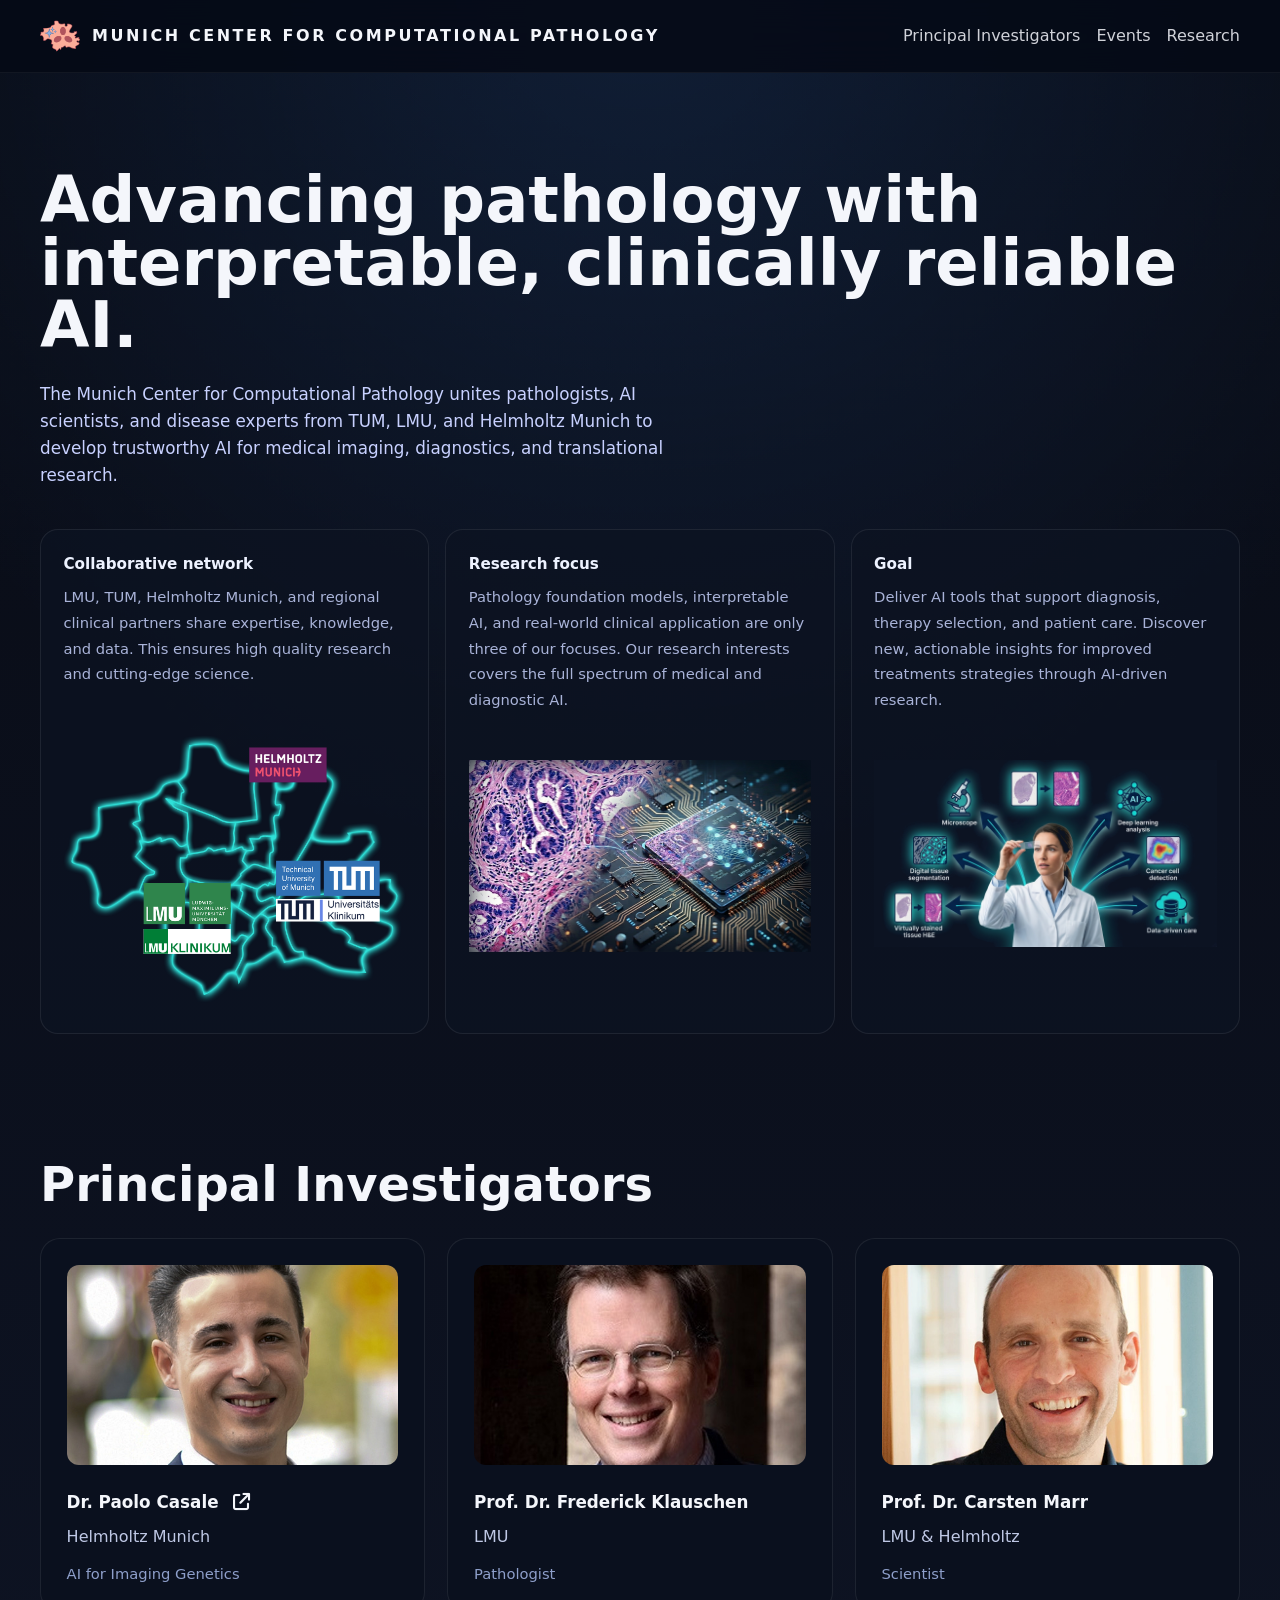
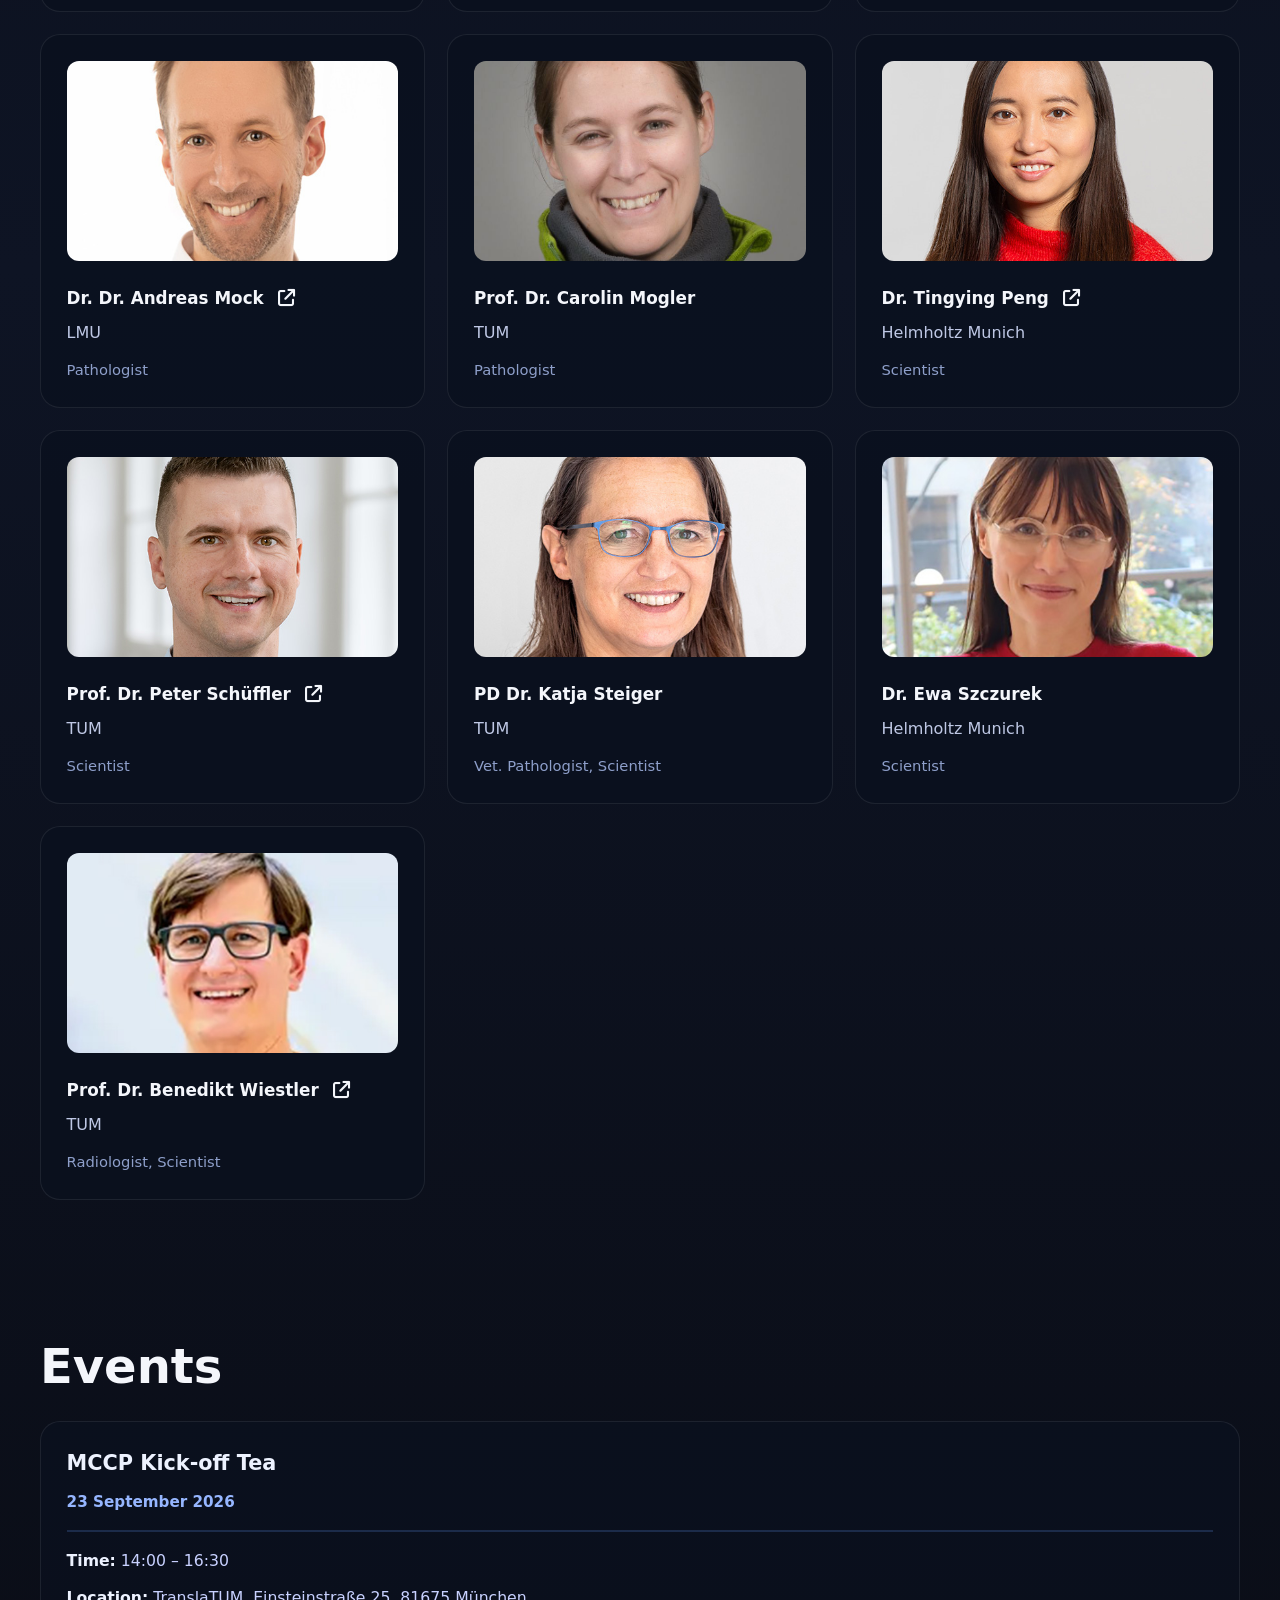
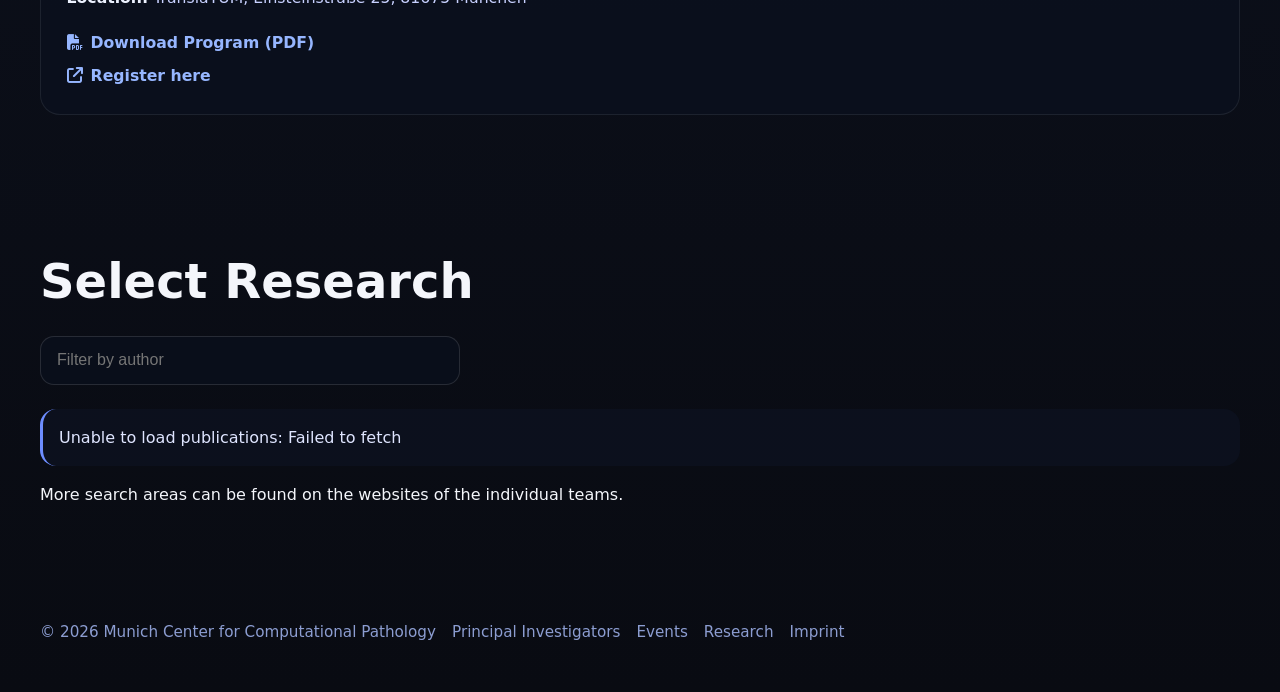
<file: index.html>
<!DOCTYPE html>
<html lang="en">
  <head>
    <meta charset="UTF-8" />
    <meta name="viewport" content="width=device-width, initial-scale=1.0" />
    <title>Munich Center for Computational Pathology</title>
    <link rel="stylesheet" href="https://cdnjs.cloudflare.com/ajax/libs/font-awesome/6.5.0/css/all.min.css" crossorigin="anonymous" referrerpolicy="no-referrer" />
    <link rel="stylesheet" href="css/style.css" />
    <link rel="icon" type="image/png" href="img/favicon-96x96.png" sizes="96x96" />
    <link rel="icon" type="image/svg+xml" href="img/favicon.svg" />
    <link rel="shortcut icon" href="img/favicon.ico" />
    <link rel="apple-touch-icon" sizes="180x180" href="img/apple-touch-icon.png" />
    <link rel="manifest" href="img/site.webmanifest" />
  </head>
  <body>
    <header>
      <div class="page-inner nav-wrapper">
        <div class="brand">
          <img src="img/mccp-small.png" alt="Munich Center for Computational Pathology logo" />
          <a href="#">Munich Center for Computational Pathology
          </a>
        </div>
        <nav>
          <a href="#pis">Principal Investigators</a>
          <a href="#events">Events</a>
          <a href="#research">Research</a>
        </nav>
      </div>
    </header>

    <main class="page-inner">
      <section class="hero">
        <h1>Advancing pathology with interpretable, clinically reliable AI.</h1>
        <p>
          The Munich Center for Computational Pathology unites pathologists, AI scientists, and disease experts from TUM,
          LMU, and Helmholtz Munich to develop trustworthy AI for medical imaging, diagnostics, and translational research.
        </p>
        <div class="hero-meta grid grid-3">
          <div class="meta-card">
            <strong>Collaborative network</strong>
            <span>LMU, TUM, Helmholtz Munich, and regional clinical partners share expertise, knowledge, and data. This ensures high quality research and cutting-edge science.</span>
            <img src="img/stadtbezirke-muenchen.png" alt="Munich map showing TUM, LMU, and Helmholtz Munich locations" class="section-image" />
          </div>
          <div class="meta-card">
            <strong>Research focus</strong>
            <span>Pathology foundation models, interpretable AI, and real-world clinical application are only three of our focuses.
              Our research interests covers the full spectrum of medical and diagnostic AI.</span>
            <img src="img/research.png" alt="Research focus" class="section-image" />
          </div>
          <div class="meta-card">
            <strong>Goal</strong>
            <span>Deliver AI tools that support diagnosis, therapy selection, and patient care. Discover new, actionable insights for improved treatments strategies through AI-driven research.</span>
            <img src="img/tools.png" alt="Pathology tools and goal" class="section-image" />
          </div>
        </div>
      </section>

      <section id="pis" class="section">
        <h2>Principal Investigators</h2>
        <div class="grid grid-3">
          <article class="card">
            <img src="img/pi/pc.jpg" alt="Dr. Paolo Casale" class="card-image" />
            <h3>Dr. Paolo Casale &ensp;<a href="https://www.helmholtz-munich.de/en/research/helmholtz-pioneer-campus/pi/francesco-paolo-casale-lab/francesco-paolo-casale" target="_blank" rel="noreferrer noopener"><i class="fa fa-external-link" aria-hidden="true"></i></a></h3>
            <p>Helmholtz Munich</p>
            <span>AI for Imaging Genetics</span>
          </article>
          <article class="card">
            <img src="img/pi/fk.jpg" alt="Prof. Dr. Frederick Klauschen" class="card-image" />
            <h3>Prof. Dr. Frederick Klauschen</h3>
            <p>LMU</p>
            <span>Pathologist</span>
          </article>
          <article class="card">
            <img src="img/pi/cm.jpg" alt="Prof. Dr. Carsten Marr" class="card-image" />
            <h3>Prof. Dr. Carsten Marr</h3>
            <p>LMU & Helmholtz</p>
            <span>Scientist</span>
          </article>
          <article class="card">
            <img src="img/pi/am.jpg" alt="Dr. Andreas Mock" class="card-image" />
            <h3>Dr. Dr. Andreas Mock &ensp;<a href="http://www.mocklab.de/" target="_blank" rel="noreferrer noopener"><i class="fa fa-external-link" aria-hidden="true"></i></a></h3>
            <p>LMU</p>
            <span>Pathologist</span>
          </article>
          <article class="card">
            <img src="img/pi/cmo.jpg" alt="Prof. Dr. Carolin Mogler" class="card-image" />
            <h3>Prof. Dr. Carolin Mogler</h3>
            <p>TUM</p>
            <span>Pathologist</span>
          </article>
          <article class="card">
            <img src="img/pi/tp.jpg" alt="Dr. Tingying Peng" class="card-image" />
            <h3>Dr. Tingying Peng &ensp;<a href="https://www.helmholtz-munich.de/en/aih/research-groups/peng-group" target="_blank" rel="noreferrer noopener"><i class="fa fa-external-link" aria-hidden="true"></i></a></h3>
            <p>Helmholtz Munich</p>
            <span>Scientist</span>
          </article>
          <article class="card">
            <img src="img/pi/ps.jpg" alt="Prof. Dr. Peter Schüffler" class="card-image" />
            <h3>Prof. Dr. Peter Schüffler &ensp;<a href="https://schuefflerlab.org/" target="_blank" rel="noreferrer noopener"><i class="fa fa-external-link" aria-hidden="true"></i></a></h3>
            <p>TUM</p>
            <span>Scientist</span>
          </article>
          <article class="card">
            <img src="img/pi/ks.jpg" alt="PD Dr. Katja Steiger" class="card-image" />
            <h3>PD Dr. Katja Steiger</h3>
            <p>TUM</p>
            <span>Vet. Pathologist, Scientist</span>
          </article>
          <article class="card">
            <img src="img/pi/es.jpg" alt="Dr. Ewa Szczurek" class="card-image" />
            <h3>Dr. Ewa Szczurek</h3>
            <p>Helmholtz Munich</p>
            <span>Scientist</span>
          </article>
          <article class="card">
            <img src="img/pi/bw.jpg" alt="Prof. Dr. Benedikt Wiestler" class="card-image" />
            <h3>Prof. Dr. Benedikt Wiestler &ensp;<a href="https://ai-idt.github.io/" target="_blank" rel="noreferrer noopener"><i class="fa fa-external-link" aria-hidden="true"></i></a></h3>
            <p>TUM</p>
            <span>Radiologist, Scientist</span>
          </article>
        </div>
      </section>

      <section id="events" class="section">
        <h2>Events</h2>
        <div class="events-list">
          <article class="event-card">
            <div class="event-header">
              <h3>MCCP Kick-off Tea</h3>
              <span class="event-date">23 September 2026</span>
            </div>
            <div class="event-details">
              <div class="detail-item">
                <strong>Time:</strong> 14:00 – 16:30
              </div>
              <div class="detail-item">
                <strong>Location:</strong> TranslaTUM, Einsteinstraße 25, 81675 München
              </div>
              <div class="detail-item">
                <a href="events/mccp-kickoff-program.pdf" class="event-link" target="_blank" rel="noreferrer">
                  <i class="fa fa-file-pdf"></i> Download Program (PDF)
                </a><br />
                <a href="https://forms.gle/YAWY7JQCxUULa8x77" class="event-link" target="_blank" rel="noreferrer">
                  <i class="fa fa-external-link"></i> Register here
                </a>
              </div>
            </div>
          </article>
        </div>
      </section>

      <section id="research" class="section">
        <h2>Select Research</h2>
        <div class="publication-filter">
          <input id="authorFilter" type="search" placeholder="Filter by author" aria-label="Filter publications by author" />
        </div>
        <div class="publication-list" id="publicationList">
          <article class="publication-item">
            <p>Loading publications from Zotero...</p>
          </article>
        </div>
        <p>More search areas can be found on the websites of the individual teams.</p>
      </section>

    </main>

    <footer class="page-inner">
      <div class="footer-links">
        <span>© 2026 <a href="#">Munich Center for Computational Pathology</a></span>
        <a href="#pis">Principal Investigators</a>
        <a href="#events">Events</a>
        <a href="#research">Research</a>
        <a href="imprint.html">Imprint</a>
      </div>
    </footer>

    <script src="scripts/script.js"></script>
  </body>
</html>
</file>
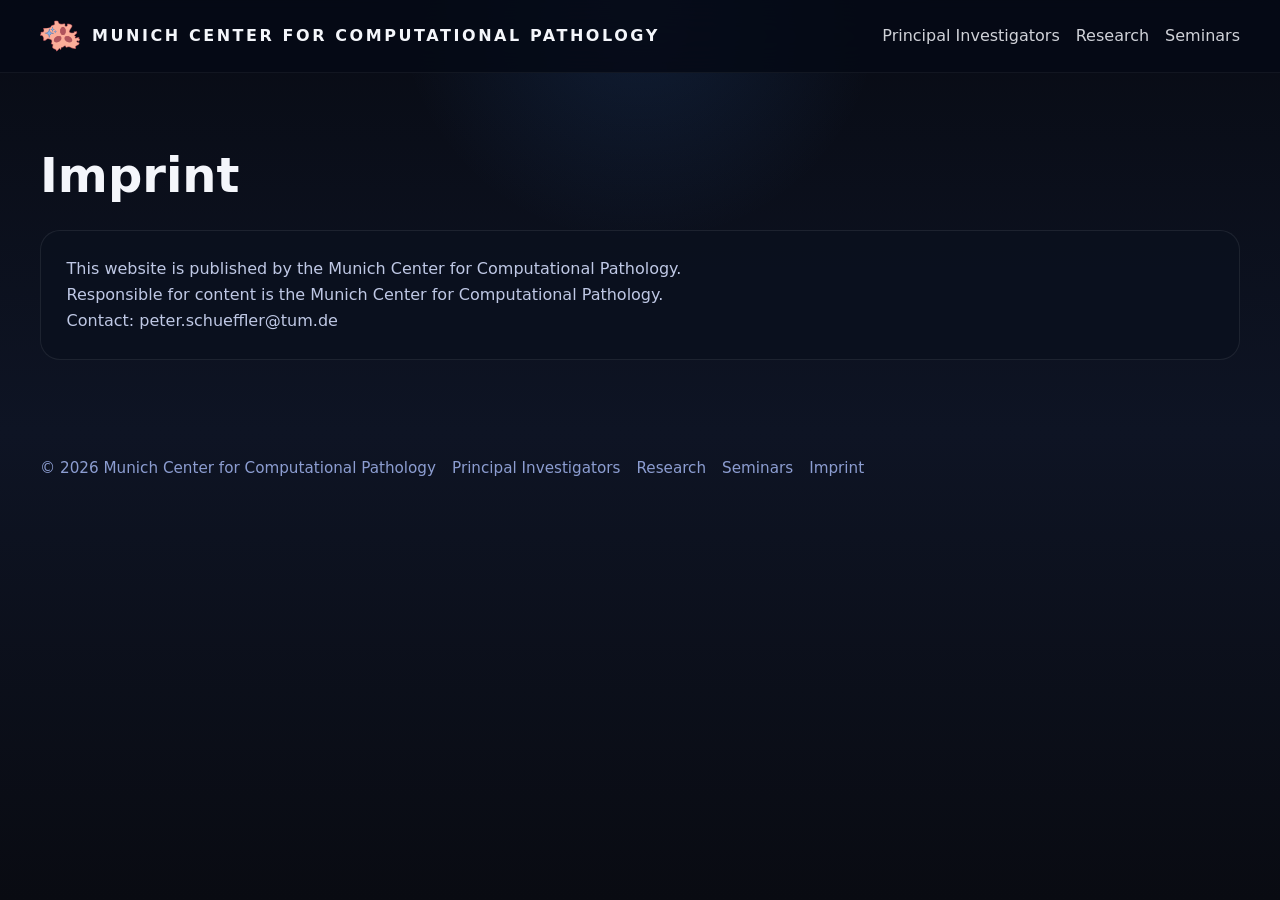
<file: imprint.html>
<!DOCTYPE html>
<html lang="en">
  <head>
    <meta charset="UTF-8" />
    <meta name="viewport" content="width=device-width, initial-scale=1.0" />
    <title>Imprint | Munich Center for Computational Pathology</title>
    <link rel="stylesheet" href="css/style.css" />
  </head>
  <body>
    <header>
      <div class="page-inner nav-wrapper">
        <div class="brand">
          <img src="img/mccp-small.png" alt="Munich Center for Computational Pathology logo" />
          <a href="index.html">Munich Center for Computational Pathology</a>
        </div>
        <nav>
          <a href="index.html#pis">Principal Investigators</a>
          <a href="index.html#research">Research</a>
          <a href="index.html#seminars">Seminars</a>
        </nav>
      </div>
    </header>

    <main class="page-inner">
      <section class="section">
        <h1>Imprint</h1>
        <div class="card">
          <p>
            This website is published by the Munich Center for Computational Pathology.
          </p>
          <p>
            Responsible for content is the Munich Center for Computational Pathology.
          </p>
          <p>
            Contact: <a href="mailto:peter.schueffler@tum.de">peter.schueffler@tum.de</a>
          </p>
        </div>
      </section>
    </main>

    <footer class="page-inner">
      <div class="footer-links">
        <span>© 2026 <a href="index.html">Munich Center for Computational Pathology</a></span>
        <a href="index.html#pis">Principal Investigators</a>
        <a href="index.html#research">Research</a>
        <a href="index.html#seminars">Seminars</a>
        <a href="imprint.html">Imprint</a>
      </div>
    </footer>
  </body>
</html>
</file>
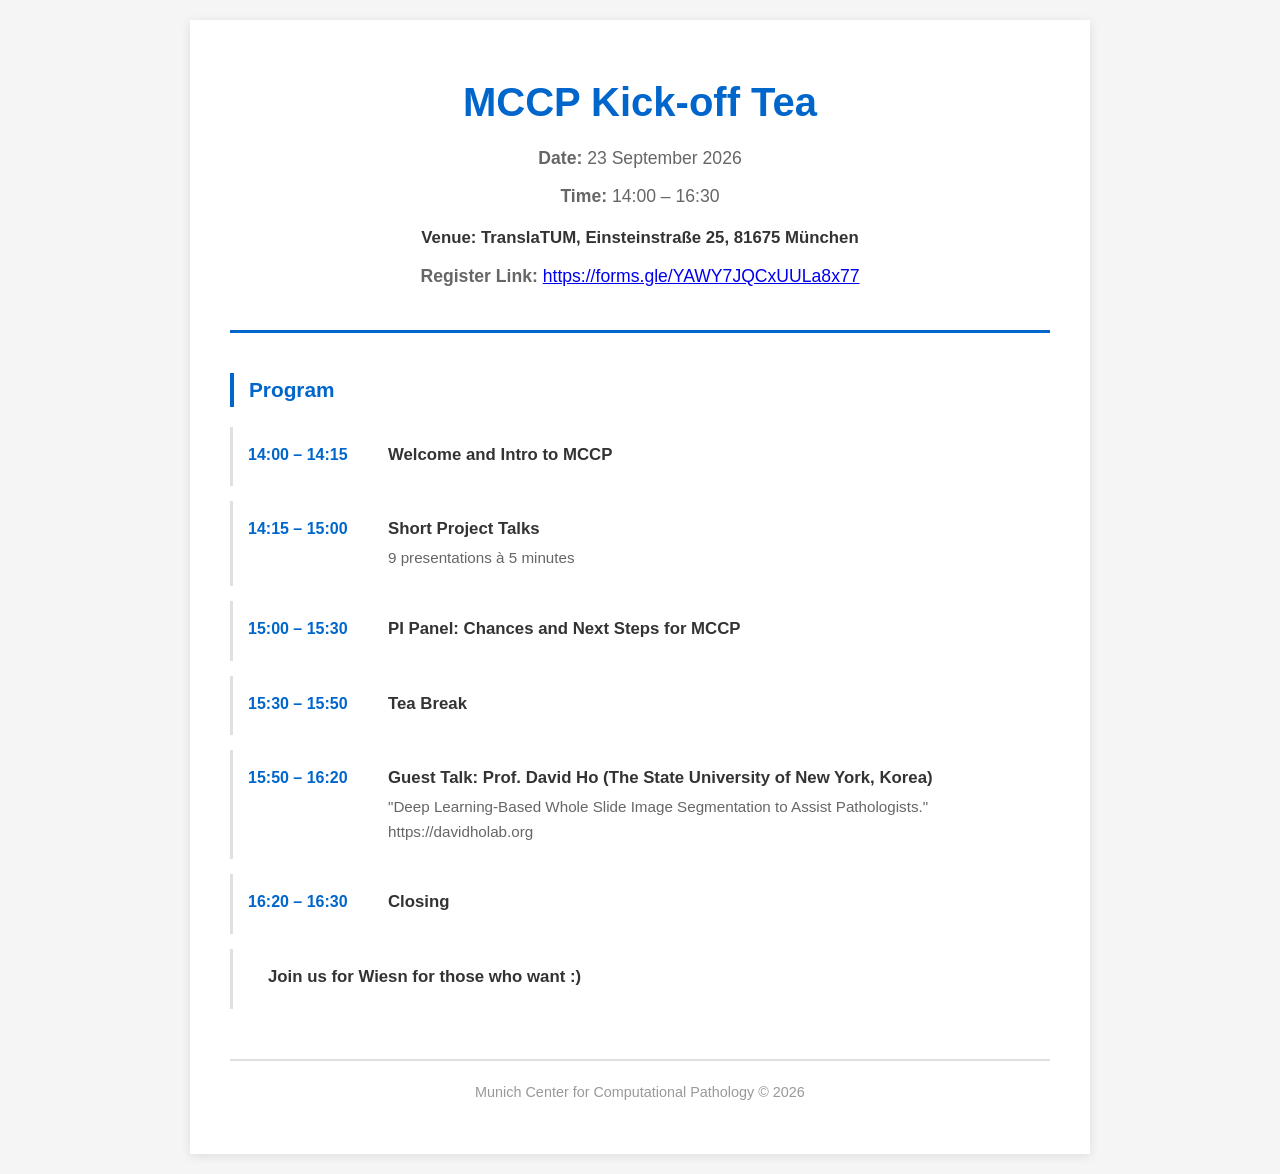
<file: events/mccp-kickoff-program.html>
<!DOCTYPE html>
<html lang="en">
<head>
    <meta charset="UTF-8">
    <meta name="viewport" content="width=device-width, initial-scale=1.0">
    <title>MCCP Kick-off Tea - Program</title>
    <style>
        * {
            margin: 0;
            padding: 0;
            box-sizing: border-box;
        }
        
        body {
            font-family: 'Segoe UI', Tahoma, Geneva, Verdana, sans-serif;
            line-height: 1.6;
            color: #333;
            background: #f5f5f5;
            padding: 20px;
        }
        
        .container {
            max-width: 900px;
            margin: 0 auto;
            background: white;
            padding: 50px 40px;
            box-shadow: 0 2px 10px rgba(0,0,0,0.1);
        }
        
        header {
            text-align: center;
            margin-bottom: 40px;
            border-bottom: 3px solid #0066cc;
            padding-bottom: 30px;
        }
        
        h1 {
            font-size: 2.5em;
            color: #0066cc;
            margin-bottom: 10px;
        }
        
        .event-info {
            font-size: 1.1em;
            color: #666;
            margin: 10px 0;
        }
        
        .location {
            font-weight: 600;
            margin-top: 15px;
            font-size: 1.05em;
        }
        
        .program-section {
            margin: 30px 0;
        }
        
        .program-section h2 {
            font-size: 1.3em;
            color: #0066cc;
            margin-bottom: 20px;
            border-left: 4px solid #0066cc;
            padding-left: 15px;
        }
        
        .schedule-item {
            display: flex;
            margin-bottom: 15px;
            padding: 15px;
            border-left: 3px solid #e0e0e0;
            transition: all 0.3s ease;
        }
        
        .schedule-item:hover {
            border-left-color: #0066cc;
            background-color: #f9f9f9;
        }
        
        .time {
            font-weight: 700;
            color: #0066cc;
            min-width: 120px;
            flex-shrink: 0;
        }
        
        .activity {
            flex: 1;
            padding-left: 20px;
        }
        
        .activity-title {
            font-weight: 600;
            font-size: 1.05em;
            color: #333;
            margin-bottom: 3px;
        }
        
        .activity-description {
            color: #666;
            font-size: 0.95em;
        }
        
        footer {
            margin-top: 50px;
            padding-top: 20px;
            border-top: 2px solid #e0e0e0;
            text-align: center;
            color: #999;
            font-size: 0.9em;
        }
        
        @media print {
            body {
                background: white;
                padding: 0;
            }
            
            .container {
                box-shadow: none;
                max-width: 100%;
                padding: 0;
            }
        }
    </style>
</head>
<body>
    <div class="container">
        <header>
            <h1>MCCP Kick-off Tea</h1>
            <div class="event-info">
                <strong>Date:</strong> 23 September 2026
            </div>
            <div class="event-info">
                <strong>Time:</strong> 14:00 – 16:30
            </div>
            <div class="location">
                <strong>Venue:</strong> TranslaTUM, Einsteinstraße 25, 81675 München
            </div>
            <div class="event-info">
                <strong>Register Link:</strong> <a href="https://forms.gle/YAWY7JQCxUULa8x77" target="_blank" rel="noreferrer">https://forms.gle/YAWY7JQCxUULa8x77</a>
            </div>
        </header>

        <div class="program-section">
            <h2>Program</h2>
            
            <div class="schedule-item">
                <div class="time">14:00 – 14:15</div>
                <div class="activity">
                    <div class="activity-title">Welcome and Intro to MCCP</div>
                </div>
            </div>
            
            <div class="schedule-item">
                <div class="time">14:15 – 15:00</div>
                <div class="activity">
                    <div class="activity-title">Short Project Talks</div>
                    <div class="activity-description">9 presentations à 5 minutes</div>
                </div>
            </div>
            
            <div class="schedule-item">
                <div class="time">15:00 – 15:30</div>
                <div class="activity">
                    <div class="activity-title">PI Panel: Chances and Next Steps for MCCP</div>
                </div>
            </div>

            <div class="schedule-item">
                <div class="time">15:30 – 15:50</div>
                <div class="activity">
                    <div class="activity-title">Tea Break</div>
                </div>
            </div>
            
            <div class="schedule-item">
                <div class="time">15:50 – 16:20</div>
                <div class="activity">
                    <div class="activity-title">Guest Talk: Prof. David Ho (The State University of New York, Korea)</div>
                    <div class="activity-description">"Deep Learning-Based Whole Slide Image Segmentation to Assist Pathologists."</div>
                    <div class="activity-description">https://davidholab.org</div>
                </div>
            </div>
            
            <div class="schedule-item">
                <div class="time">16:20 – 16:30</div>
                <div class="activity">
                    <div class="activity-title">Closing</div>
                </div>
            </div>

            <div class="schedule-item">
                <div class="activity">
                    <div class="activity-title">Join us for Wiesn for those who want :)</div>
                </div>
            </div>
        </div>

        <footer>
            <p>Munich Center for Computational Pathology &copy; 2026</p>
        </footer>
    </div>
</body>
</html>
</file>
<file: css/style.css>
html { scroll-behavior: smooth; }
:root {
  color-scheme: dark;
  font-family: Inter, system-ui, -apple-system, BlinkMacSystemFont, "Segoe UI", sans-serif;
  background: #080b14;
  color: #f4f6fb;
}

* {
  box-sizing: border-box;
}

body {
  margin: 0;
  min-height: 100vh;
  line-height: 1.6;
  background: radial-gradient(circle at top, rgba(64, 144, 255, 0.14), transparent 22%),
    linear-gradient(180deg, #080b14 0%, #0e1424 48%, #090b12 100%);
}

img {
  max-width: 100%;
}

a {
  color: inherit;
  text-decoration: none;
}

header {
  position: sticky;
  top: 0;
  z-index: 10;
  backdrop-filter: blur(18px);
  background: rgba(5, 10, 22, 0.85);
  border-bottom: 1px solid rgba(255, 255, 255, 0.05);
}

.page-inner {
  width: min(1200px, calc(100% - 2rem));
  margin: 0 auto;
}

.nav-wrapper {
  display: flex;
  align-items: center;
  justify-content: space-between;
  padding: 1rem 0;
}

.brand {
  font-size: 1rem;
  font-weight: 700;
  letter-spacing: 0.16em;
  text-transform: uppercase;
  display: flex;
  align-items: center;
  gap: 0.75rem;
}

.brand img {
  height: 40px;
  width: auto;
}

nav {
  display: flex;
  gap: 1rem;
  flex-wrap: wrap;
}

nav a {
  color: rgba(244, 246, 251, 0.85);
  transition: color 0.2s ease;
}

nav a:hover {
  color: #81a8ff;
}

.hero {
  padding: 6rem 0 3rem;
}

.hero h1 {
  margin: 0;
  font-size: clamp(2.7rem, 5vw, 4.6rem);
  line-height: 0.98;
}

.hero p {
  max-width: 680px;
  margin: 1.5rem 0 0;
  color: #c8d1ff;
  font-size: 1.05rem;
}

.hero .hero-meta {
  display: grid;
  gap: 1rem;
  margin-top: 2.5rem;
}

.hero .meta-card {
  border: 1px solid rgba(255, 255, 255, 0.08);
  background: rgba(12, 19, 34, 0.75);
  padding: 1.4rem;
  border-radius: 18px;
}

.hero .meta-card strong {
  display: block;
  font-size: 0.95rem;
  margin-bottom: 0.5rem;
  color: #edf2ff;
}

.hero .meta-card span {
  font-size: 0.92rem;
  color: #a9b3d8;
}

.section {
  padding: 4rem 0;
  scroll-margin-top: 88px;
}

.section h1,
.section h2 {
  margin: 0 0 1rem;
  font-size: clamp(2rem, 4vw, 3rem);
}

.section-image {
  width: 100%;
  max-width: 600px;
  margin-top: 3rem;
}

.grid {
  display: grid;
  gap: 1.4rem;
}

.grid-3 {
  grid-template-columns: repeat(3, minmax(0, 1fr));
}

.card {
  background: rgba(11, 17, 31, 0.8);
  border: 1px solid rgba(255, 255, 255, 0.08);
  border-radius: 20px;
  padding: 1.6rem;
}

.card-image {
  width: 100%;
  height: 200px;
  object-fit: cover;
  border-radius: 12px;
  margin-bottom: 1rem;
}

.card h3 {
  margin: 0 0 0.55rem;
  font-size: 1.05rem;
}

.card p {
  margin: 0;
  color: #bfc8e5;
}

.card span {
  display: block;
  margin-top: 0.75rem;
  color: #8e9fca;
  font-size: 0.92rem;
}

.publication-filter {
  display: flex;
  flex-direction: column;
  gap: 0.75rem;
  margin-bottom: 1.5rem;
  max-width: 420px;
}

.publication-filter label {
  color: #d3d9f5;
  font-size: 0.95rem;
}

.publication-filter input {
  width: 100%;
  border: 1px solid rgba(255, 255, 255, 0.12);
  background: rgba(10, 15, 27, 0.95);
  color: #f4f6fb;
  padding: 0.9rem 1rem;
  border-radius: 14px;
  font-size: 1rem;
}

.publication-filter input:focus {
  outline: 2px solid rgba(102, 153, 255, 0.5);
  outline-offset: 2px;
}

.publication-list {
  display: grid;
  gap: 1rem;
}

.publication-item {
  border-left: 3px solid #6d8dff;
  padding: 1rem 1rem 1rem 1rem;
  background: rgba(12, 18, 32, 0.75);
  border-radius: 16px;
}

.publication-item p {
  margin: 0;
  color: #dfe5ff;
}

.publication-item a {
  color: #96b6ff;
}

.events-list {
  display: grid;
  gap: 1.5rem;
}

.event-card {
  background: rgba(11, 17, 31, 0.8);
  border: 1px solid rgba(255, 255, 255, 0.08);
  border-radius: 20px;
  padding: 1.6rem;
  transition: all 0.3s ease;
}

.event-card:hover {
  border-color: rgba(102, 153, 255, 0.3);
  background: rgba(11, 17, 31, 0.95);
}

.event-header {
  margin-bottom: 1rem;
  border-bottom: 2px solid rgba(102, 153, 255, 0.2);
  padding-bottom: 1rem;
}

.event-header h3 {
  margin: 0 0 0.5rem;
  font-size: 1.3rem;
  color: #edf2ff;
}

.event-date {
  display: inline-block;
  color: #96b6ff;
  font-size: 0.95rem;
  font-weight: 600;
}

.event-details {
  display: grid;
  gap: 0.75rem;
}

.detail-item {
  color: #c8d1ff;
  font-size: 0.98rem;
}

.detail-item strong {
  color: #edf2ff;
}

.event-link {
  display: inline-flex;
  align-items: center;
  gap: 0.5rem;
  color: #96b6ff;
  font-weight: 600;
  transition: all 0.2s ease;
  margin-top: 0.5rem;
}

.event-link:hover {
  color: #b8ceff;
  text-decoration: underline;
}

.cta {
  display: flex;
  align-items: center;
  justify-content: space-between;
  gap: 1rem;
  padding: 2rem;
  border-radius: 20px;
  background: linear-gradient(135deg, rgba(48, 89, 255, 0.16), rgba(55, 149, 255, 0.08));
  border: 1px solid rgba(255, 255, 255, 0.08);
}

.cta h3 {
  margin: 0;
  font-size: 1.3rem;
}

.cta p {
  margin: 0.6rem 0 0;
  color: #c5d1f8;
}

footer {
  padding: 2rem 0 3rem;
  color: #8c9dd1;
  font-size: 0.95rem;
}

.footer-links {
  display: flex;
  flex-wrap: wrap;
  gap: 1rem;
}

@media (max-width: 800px) {
  .nav-wrapper {
    flex-direction: column;
    align-items: flex-start;
  }

  .hero .hero-meta,
  .grid-3 {
    grid-template-columns: 1fr;
  }

  .cta {
    flex-direction: column;
    align-items: flex-start;
  }
}
</file>
